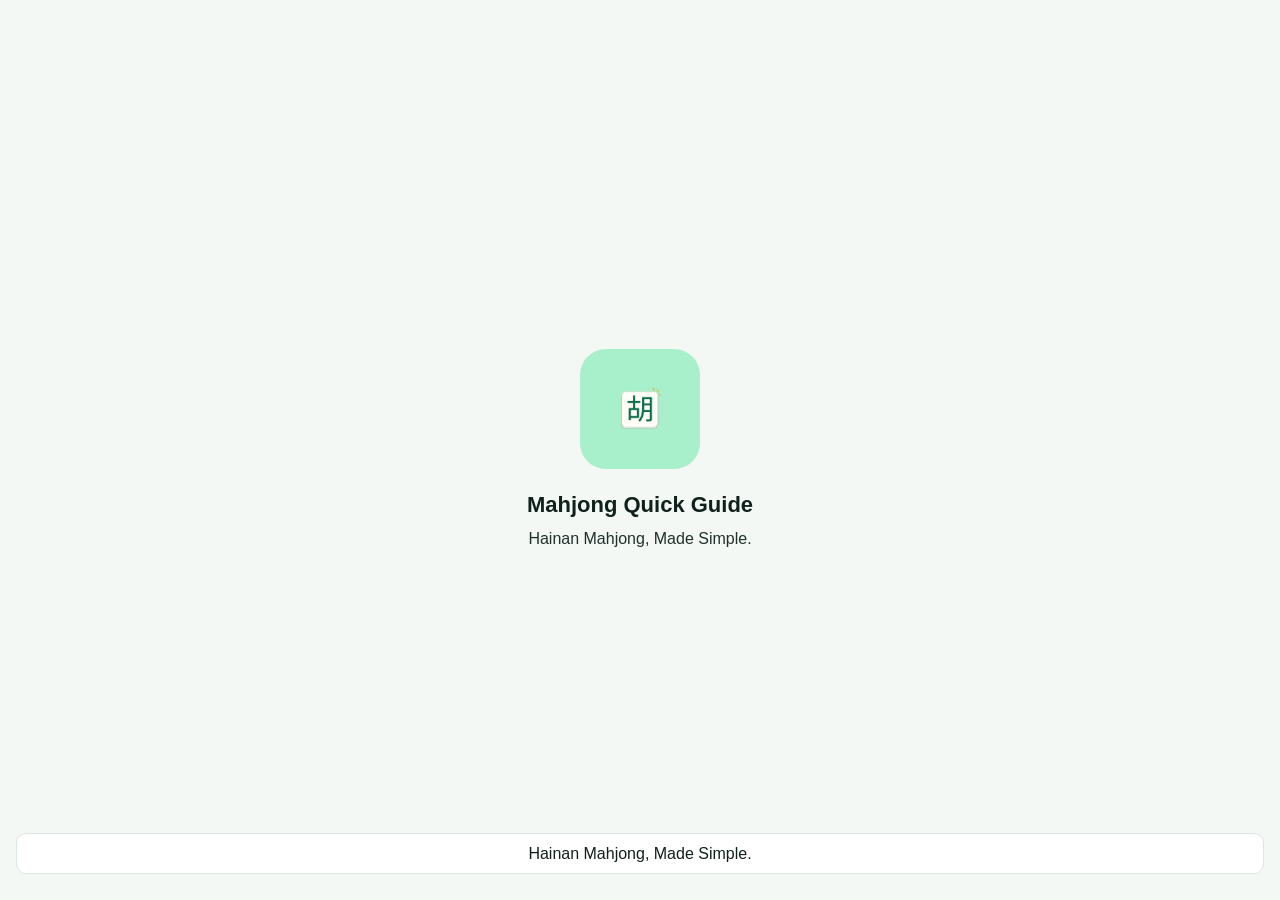
<file: prototype/index.html>
<!doctype html>
<html lang="zh-CN" data-theme="light">
<head>
  <meta charset="utf-8">
  <meta name="viewport" content="width=device-width, initial-scale=1, viewport-fit=cover">
  <meta name="color-scheme" content="light dark">
  <meta name="description" content="海南麻将规则速查教学工具，牌面先行、一看就懂。">
  <meta name="theme-color" content="#087454">
  <meta name="mobile-web-app-capable" content="yes">
  <meta name="apple-mobile-web-app-capable" content="yes">
  <meta name="apple-mobile-web-app-status-bar-style" content="default">
  <title>麻将小白助手 · Mahjong Quick Guide</title>
  <link rel="manifest" href="manifest.webmanifest">
  <link rel="icon" type="image/png" sizes="32x32" href="assets/brand/favicon.png">
  <link rel="apple-touch-icon" sizes="180x180" href="assets/brand/apple-touch-icon.png">
  <link rel="stylesheet" href="app.css">
</head>
<body>
  <!-- 启动画面（原型模拟）。文案由 app.js 按当前语言填充。 -->
  <div id="splash" class="splash">
    <div class="splash__logo"><img src="assets/brand/ic_logo_foreground.png" alt=""></div>
    <div class="splash__name" id="splashName"></div>
    <div class="splash__tag" id="splashTag"></div>
    <div class="splash__note" id="splashNote"></div>
  </div>

  <!-- 应用根节点：所有屏幕由 app.js 渲染，无底部 Tab。 -->
  <div id="app" class="app"></div>

  <script src="data/rules.js"></script>
  <script src="data/examples.js"></script>
  <script src="i18n.js"></script>
  <script src="app.js"></script>
</body>
</html>
</file>
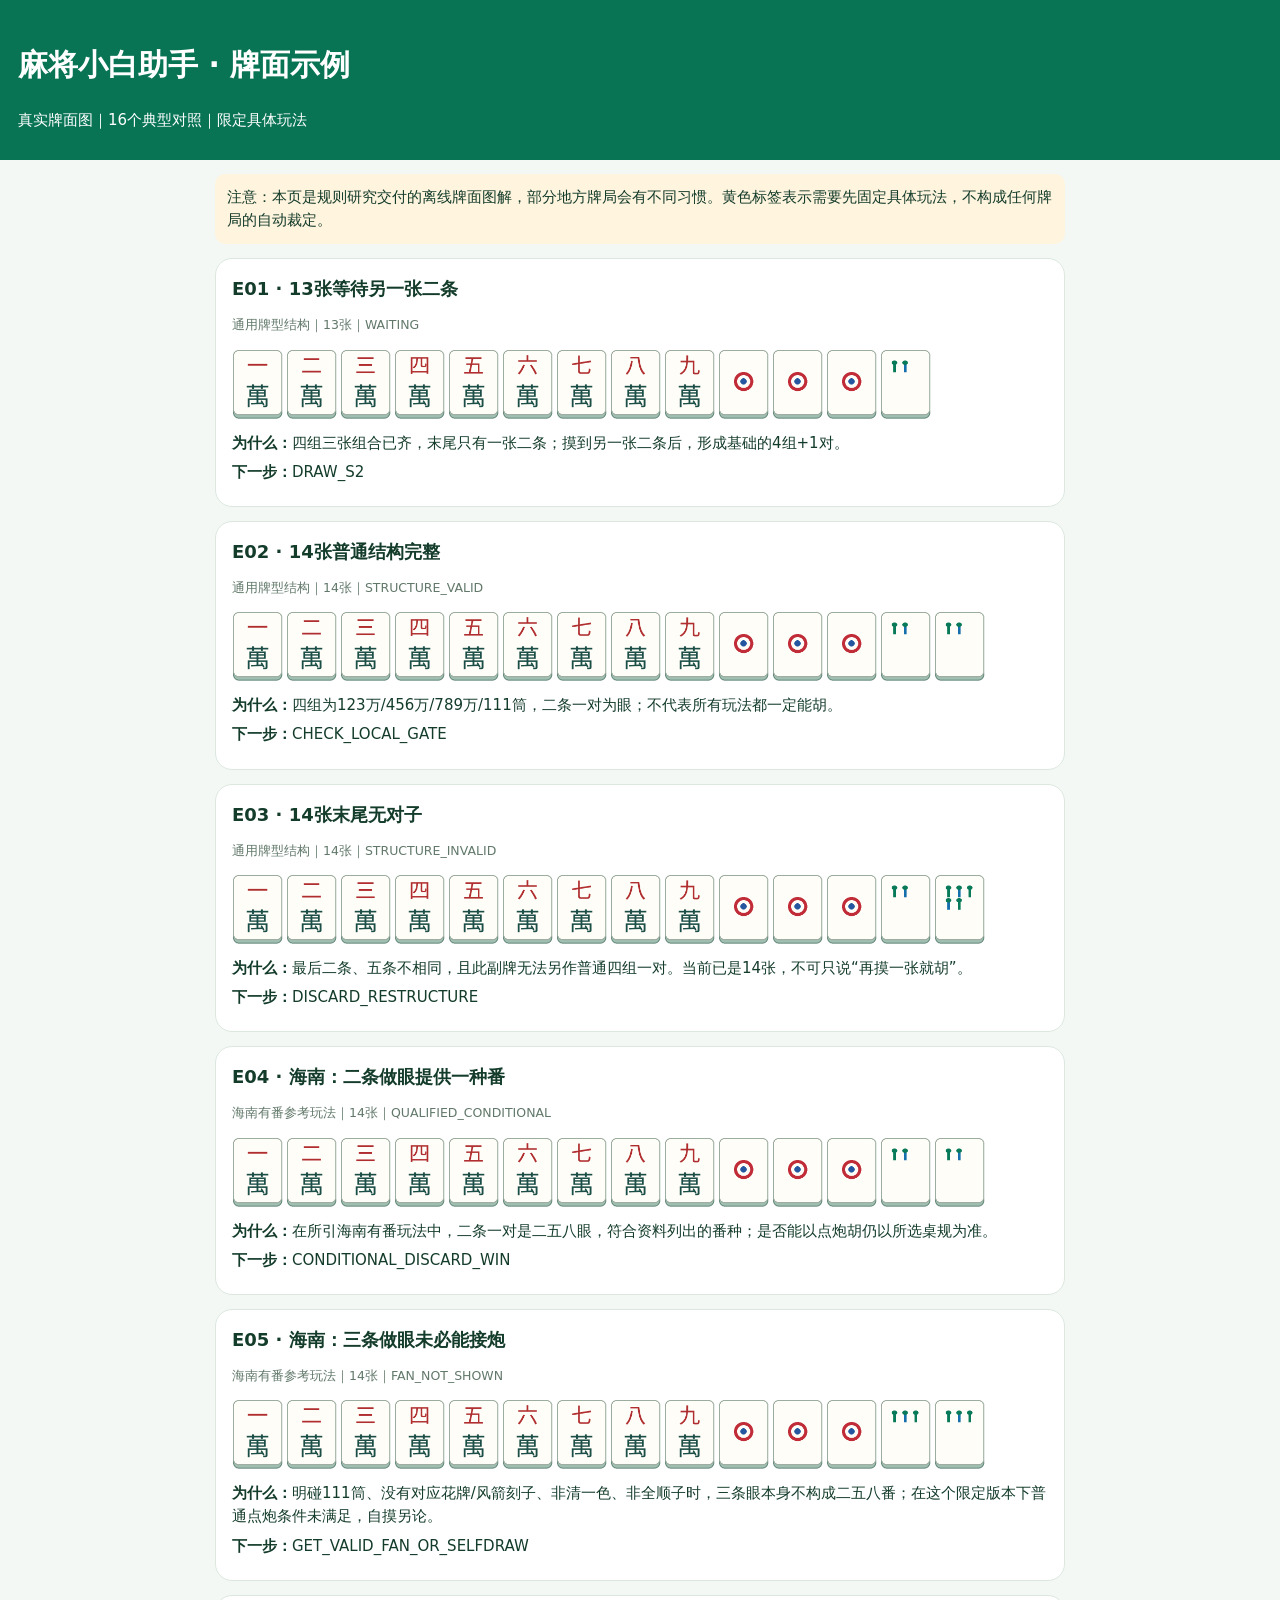
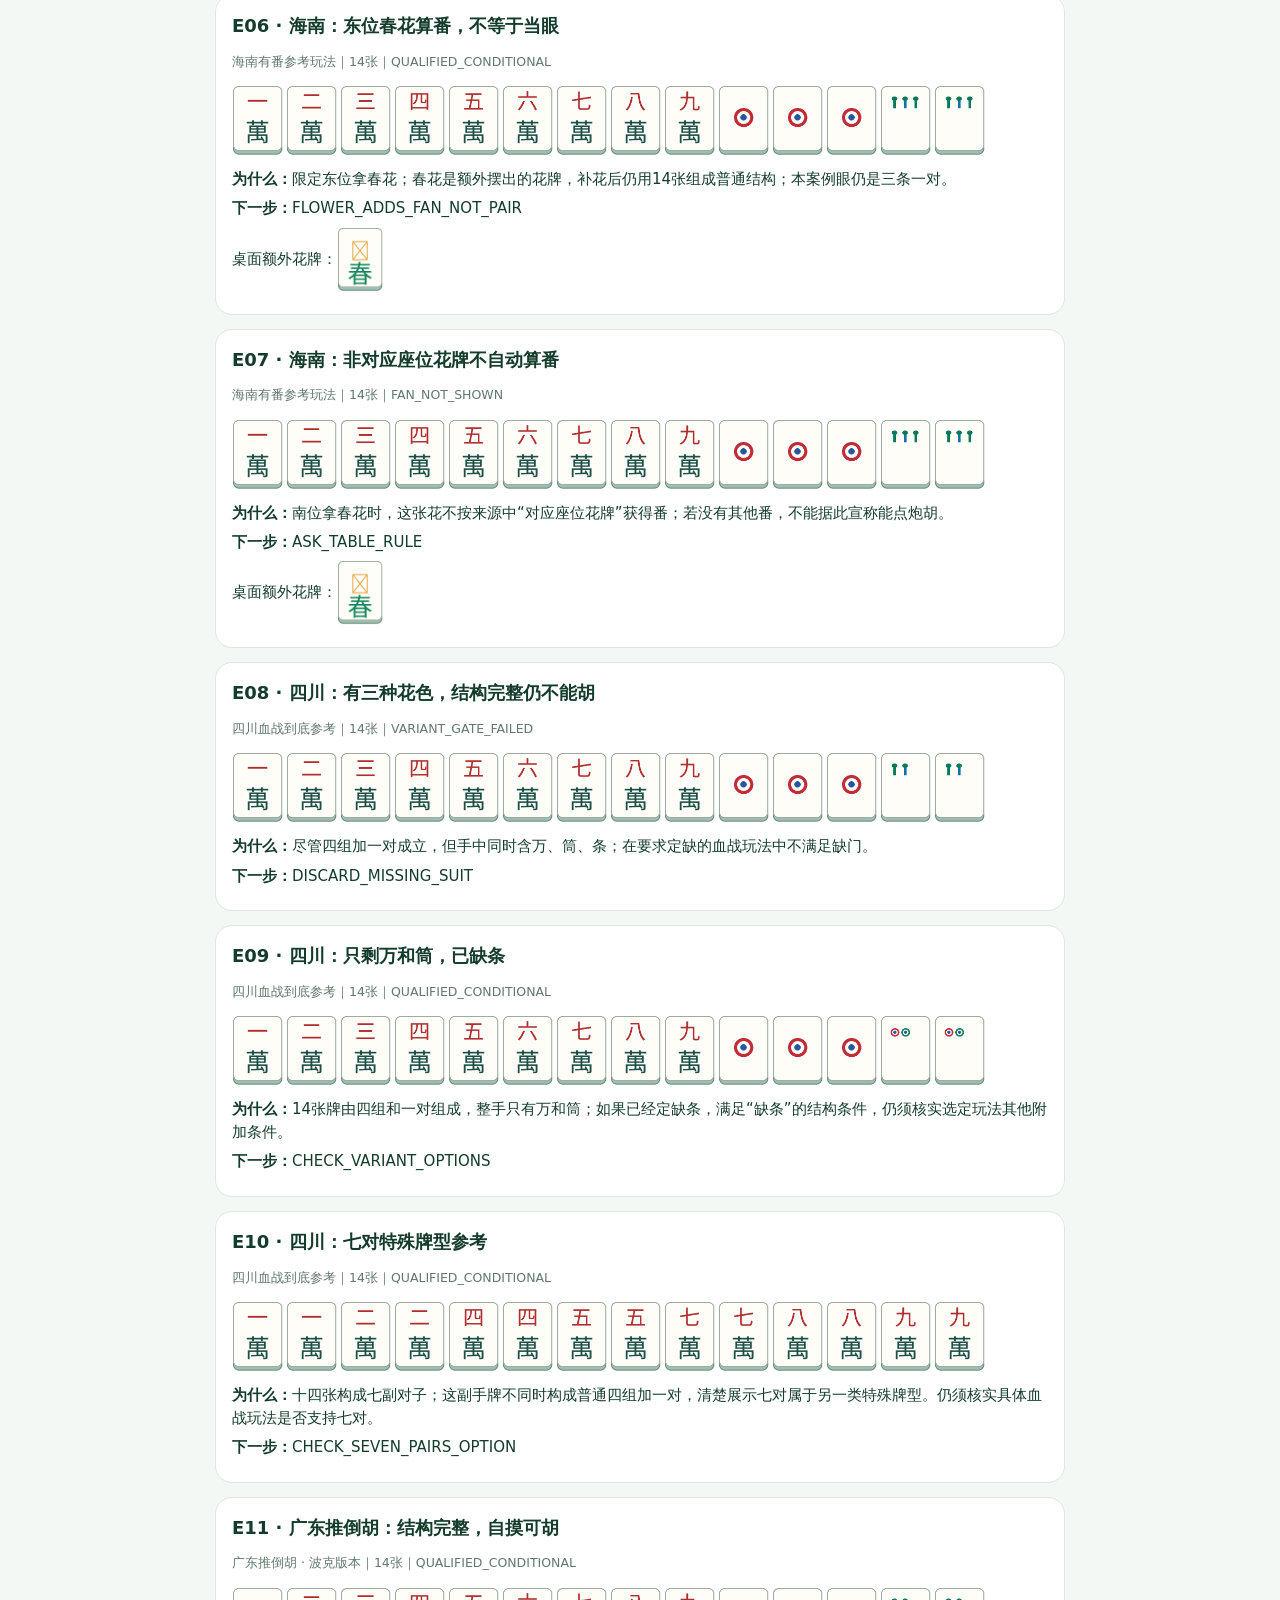
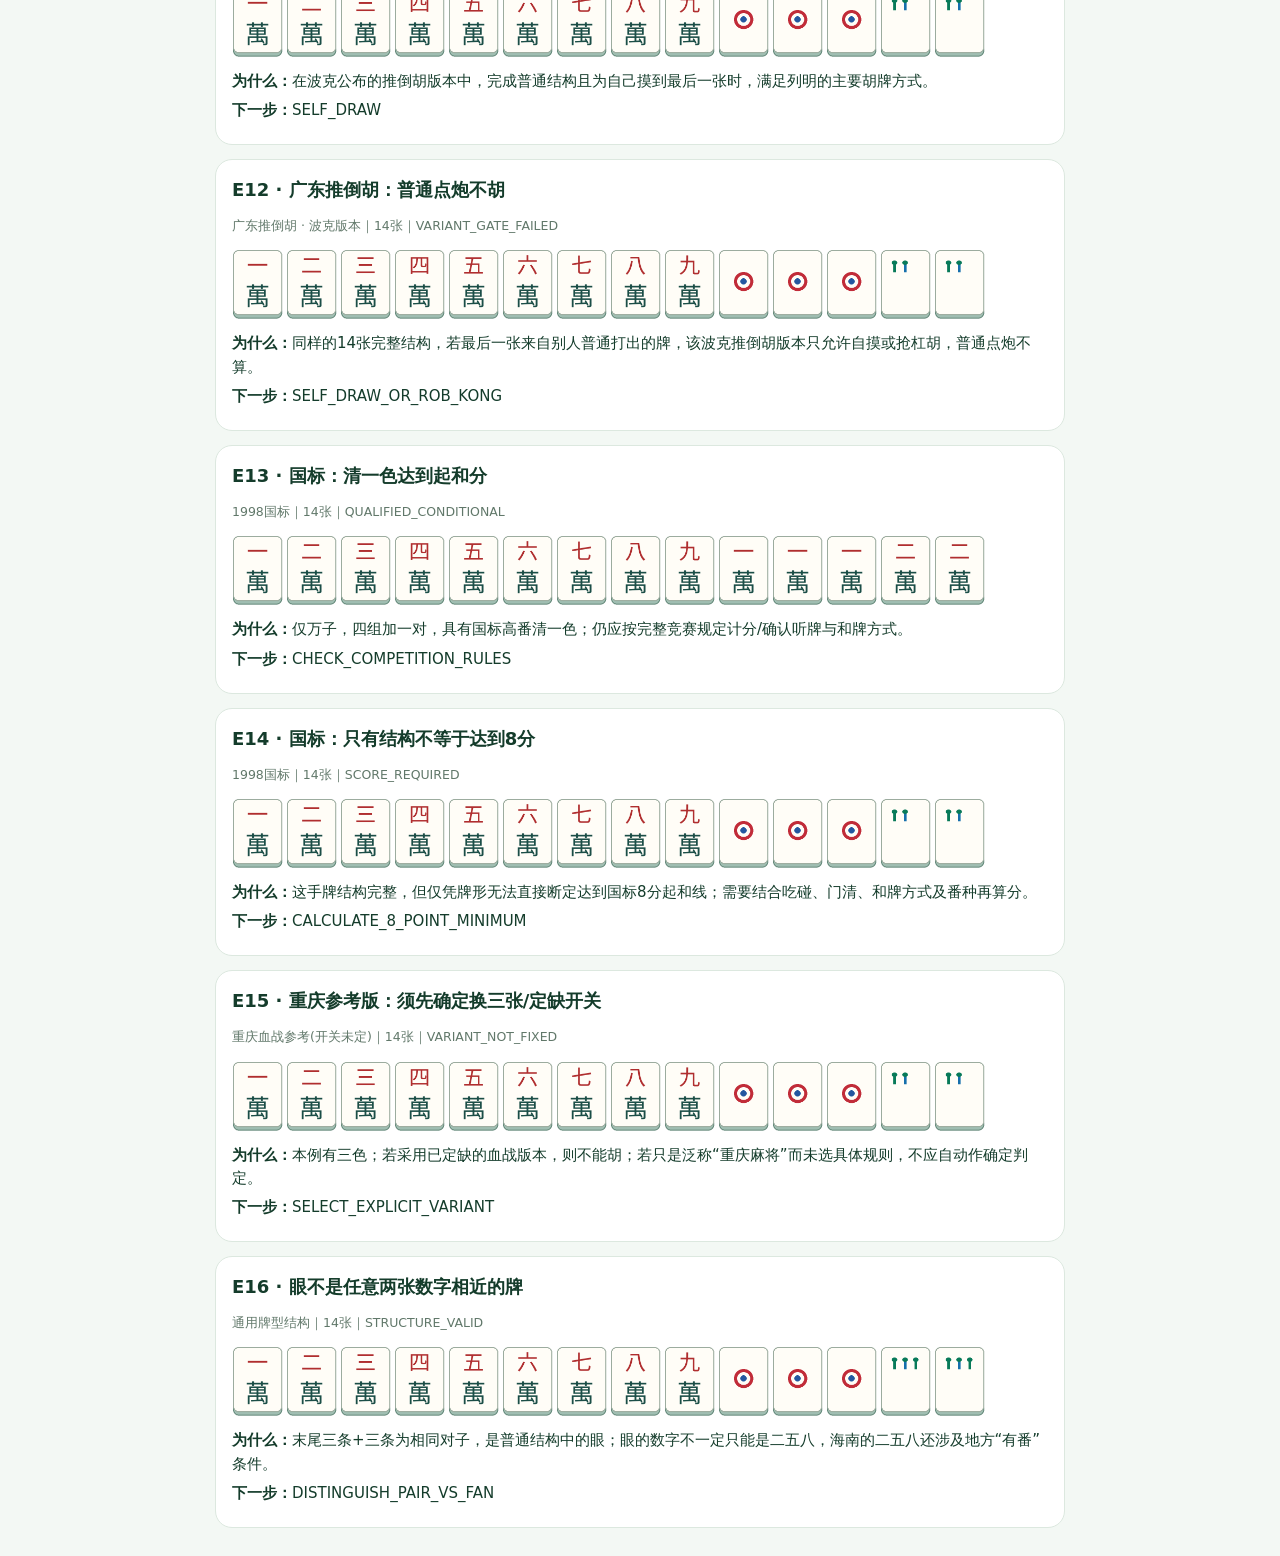
<file: docs/plan/P046-V1.2/examples/示例预览.html>
<!doctype html><html lang="zh-CN"><meta charset="utf-8"><meta name="viewport" content="width=device-width,initial-scale=1"><title>麻将小白助手 | 16条图解示例</title><style>body{margin:0;background:#f3f8f4;color:#143c2b;font:15px/1.55 system-ui,'Noto Sans CJK SC',sans-serif}header{background:#087454;color:white;padding:22px 18px}main{max-width:850px;margin:auto;padding:14px}article{background:white;border:1px solid #dce8df;padding:16px;margin:14px 0;border-radius:17px}h2{font-size:18px;margin:0 0 10px}.hand{display:flex;flex-wrap:wrap;gap:3px;margin:12px 0}.hand img{height:71px;width:51px;object-fit:contain}small{color:#61786a}.warning{background:#fff4de;padding:12px;border-radius:10px}code{font-size:12px;color:#10724f}p{margin:6px 0}</style><header><h1>麻将小白助手 · 牌面示例</h1><p>真实牌面图｜16个典型对照｜限定具体玩法</p></header><main><div class="warning">注意：本页是规则研究交付的离线牌面图解，部分地方牌局会有不同习惯。黄色标签表示需要先固定具体玩法，不构成任何牌局的自动裁定。</div><div id="cards"></div></main><script>const data={"version":"1.2","date":"2026-10-09","legend":{"W":"万","P":"筒","S":"条","Z":"风/箭","F":"花"},"notice":"均为有定义前提的静态教学示例，不是自动牌局判定程序；地区不同必须同时显示具体玩法与上下文。","examples":[{"id":"E01","profile_id":"COMMON","title":"13张等待另一张二条","hand":["W1","W2","W3","W4","W5","W6","W7","W8","W9","P1","P1","P1","S2"],"status":"WAITING","explanation":"四组三张组合已齐，末尾只有一张二条；摸到另一张二条后，形成基础的4组+1对。","next_condition":"DRAW_S2","context":{}},{"id":"E02","profile_id":"COMMON","title":"14张普通结构完整","hand":["W1","W2","W3","W4","W5","W6","W7","W8","W9","P1","P1","P1","S2","S2"],"status":"STRUCTURE_VALID","explanation":"四组为123万/456万/789万/111筒，二条一对为眼；不代表所有玩法都一定能胡。","next_condition":"CHECK_LOCAL_GATE","context":{}},{"id":"E03","profile_id":"COMMON","title":"14张末尾无对子","hand":["W1","W2","W3","W4","W5","W6","W7","W8","W9","P1","P1","P1","S2","S5"],"status":"STRUCTURE_INVALID","explanation":"最后二条、五条不相同，且此副牌无法另作普通四组一对。当前已是14张，不可只说“再摸一张就胡”。","next_condition":"DISCARD_RESTRUCTURE","context":{}},{"id":"E04","profile_id":"HN_FAN_REFERENCE","title":"海南：二条做眼提供一种番","hand":["W1","W2","W3","W4","W5","W6","W7","W8","W9","P1","P1","P1","S2","S2"],"status":"QUALIFIED_CONDITIONAL","explanation":"在所引海南有番玩法中，二条一对是二五八眼，符合资料列出的番种；是否能以点炮胡仍以所选桌规为准。","next_condition":"CONDITIONAL_DISCARD_WIN","context":{"open_melds":["P1,P1,P1"],"seat":"东","bonus_flower":null,"additional_fan":false}},{"id":"E05","profile_id":"HN_FAN_REFERENCE","title":"海南：三条做眼未必能接炮","hand":["W1","W2","W3","W4","W5","W6","W7","W8","W9","P1","P1","P1","S3","S3"],"status":"FAN_NOT_SHOWN","explanation":"明碰111筒、没有对应花牌/风箭刻子、非清一色、非全顺子时，三条眼本身不构成二五八番；在这个限定版本下普通点炮条件未满足，自摸另论。","next_condition":"GET_VALID_FAN_OR_SELFDRAW","context":{"open_melds":["P1,P1,P1"],"bonus_flower":null,"additional_fan":false}},{"id":"E06","profile_id":"HN_FAN_REFERENCE","title":"海南：东位春花算番，不等于当眼","hand":["W1","W2","W3","W4","W5","W6","W7","W8","W9","P1","P1","P1","S3","S3"],"status":"QUALIFIED_CONDITIONAL","explanation":"限定东位拿春花；春花是额外摆出的花牌，补花后仍用14张组成普通结构；本案例眼仍是三条一对。","next_condition":"FLOWER_ADDS_FAN_NOT_PAIR","context":{"open_melds":["P1,P1,P1"],"seat":"东","bonus_flower":"F1"}},{"id":"E07","profile_id":"HN_FAN_REFERENCE","title":"海南：非对应座位花牌不自动算番","hand":["W1","W2","W3","W4","W5","W6","W7","W8","W9","P1","P1","P1","S3","S3"],"status":"FAN_NOT_SHOWN","explanation":"南位拿春花时，这张花不按来源中“对应座位花牌”获得番；若没有其他番，不能据此宣称能点炮胡。","next_condition":"ASK_TABLE_RULE","context":{"open_melds":["P1,P1,P1"],"seat":"南","bonus_flower":"F1","additional_fan":false}},{"id":"E08","profile_id":"SC_BLOODBATTLE_REF","title":"四川：有三种花色，结构完整仍不能胡","hand":["W1","W2","W3","W4","W5","W6","W7","W8","W9","P1","P1","P1","S2","S2"],"status":"VARIANT_GATE_FAILED","explanation":"尽管四组加一对成立，但手中同时含万、筒、条；在要求定缺的血战玩法中不满足缺门。","next_condition":"DISCARD_MISSING_SUIT","context":{"declared_missing_suit":"S"}},{"id":"E09","profile_id":"SC_BLOODBATTLE_REF","title":"四川：只剩万和筒，已缺条","hand":["W1","W2","W3","W4","W5","W6","W7","W8","W9","P1","P1","P1","P2","P2"],"status":"QUALIFIED_CONDITIONAL","explanation":"14张牌由四组和一对组成，整手只有万和筒；如果已经定缺条，满足“缺条”的结构条件，仍须核实选定玩法其他附加条件。","next_condition":"CHECK_VARIANT_OPTIONS","context":{"declared_missing_suit":"S"}},{"id":"E10","profile_id":"SC_BLOODBATTLE_REF","title":"四川：七对特殊牌型参考","hand":["W1","W1","W2","W2","W4","W4","W5","W5","W7","W7","W8","W8","W9","W9"],"status":"QUALIFIED_CONDITIONAL","explanation":"十四张构成七副对子；这副手牌不同时构成普通四组加一对，清楚展示七对属于另一类特殊牌型。仍须核实具体血战玩法是否支持七对。","next_condition":"CHECK_SEVEN_PAIRS_OPTION","context":{}},{"id":"E11","profile_id":"GD_POOK_TDH","title":"广东推倒胡：结构完整，自摸可胡","hand":["W1","W2","W3","W4","W5","W6","W7","W8","W9","P1","P1","P1","S2","S2"],"status":"QUALIFIED_CONDITIONAL","explanation":"在波克公布的推倒胡版本中，完成普通结构且为自己摸到最后一张时，满足列明的主要胡牌方式。","next_condition":"SELF_DRAW","context":{"last_tile_source":"self_draw"}},{"id":"E12","profile_id":"GD_POOK_TDH","title":"广东推倒胡：普通点炮不胡","hand":["W1","W2","W3","W4","W5","W6","W7","W8","W9","P1","P1","P1","S2","S2"],"status":"VARIANT_GATE_FAILED","explanation":"同样的14张完整结构，若最后一张来自别人普通打出的牌，该波克推倒胡版本只允许自摸或抢杠胡，普通点炮不算。","next_condition":"SELF_DRAW_OR_ROB_KONG","context":{"last_tile_source":"ordinary_discard"}},{"id":"E13","profile_id":"MCR1998","title":"国标：清一色达到起和分","hand":["W1","W2","W3","W4","W5","W6","W7","W8","W9","W1","W1","W1","W2","W2"],"status":"QUALIFIED_CONDITIONAL","explanation":"仅万子，四组加一对，具有国标高番清一色；仍应按完整竞赛规定计分/确认听牌与和牌方式。","next_condition":"CHECK_COMPETITION_RULES","context":{}},{"id":"E14","profile_id":"MCR1998","title":"国标：只有结构不等于达到8分","hand":["W1","W2","W3","W4","W5","W6","W7","W8","W9","P1","P1","P1","S2","S2"],"status":"SCORE_REQUIRED","explanation":"这手牌结构完整，但仅凭牌形无法直接断定达到国标8分起和线；需要结合吃碰、门清、和牌方式及番种再算分。","next_condition":"CALCULATE_8_POINT_MINIMUM","context":{}},{"id":"E15","profile_id":"CQ_BLOODBATTLE_EXAMPLE","title":"重庆参考版：须先确定换三张/定缺开关","hand":["W1","W2","W3","W4","W5","W6","W7","W8","W9","P1","P1","P1","S2","S2"],"status":"VARIANT_NOT_FIXED","explanation":"本例有三色；若采用已定缺的血战版本，则不能胡；若只是泛称“重庆麻将”而未选具体规则，不应自动作确定判定。","next_condition":"SELECT_EXPLICIT_VARIANT","context":{"missing_suit_rule":"unknown"}},{"id":"E16","profile_id":"COMMON","title":"眼不是任意两张数字相近的牌","hand":["W1","W2","W3","W4","W5","W6","W7","W8","W9","P1","P1","P1","S3","S3"],"status":"STRUCTURE_VALID","explanation":"末尾三条+三条为相同对子，是普通结构中的眼；眼的数字不一定只能是二五八，海南的二五八还涉及地方“有番”条件。","next_condition":"DISTINGUISH_PAIR_VS_FAN","context":{}}]};const place={'COMMON':'通用牌型结构','HN_FAN_REFERENCE':'海南有番参考玩法','SC_BLOODBATTLE_REF':'四川血战到底参考','CQ_BLOODBATTLE_EXAMPLE':'重庆血战参考(开关未定)','GD_POOK_TDH':'广东推倒胡 · 波克版本','MCR1998':'1998国标'};document.querySelector('#cards').innerHTML=data.examples.map(e=>'<article><h2>'+e.id+' · '+e.title+'</h2><small>'+place[e.profile_id]+'｜'+e.hand.length+'张｜'+e.status+'</small><div class="hand">'+e.hand.map(t=>'<img alt="'+t+'" src="../tiles/png/'+t+'.png">').join('')+'</div><p><b>为什么：</b>'+e.explanation+'</p><p><b>下一步：</b>'+e.next_condition+'</p>'+(e.context.bonus_flower?'<p>桌面额外花牌：<img style="height:65px;vertical-align:middle" src="../tiles/png/'+e.context.bonus_flower+'.png"></p>':'')+'</article>').join('')</script></html>
</file>
<file: prototype/app.css>
/* P046 麻将小白助手 — 本地离线交互原型样式
   语义 Token 直接取自 docs/pm/DESIGN_FREEZE_V1.0.draft.md §2（12+ 角色，浅/深两套）。
   零外链：无 @import、无外部字体、无远程图片。 */

:root {
  --color-primary: #087454;
  --color-on-primary: #FFFFFF;
  --color-primary-container: #A8EFCB;
  --color-on-primary-container: #00210F;
  --color-background: #F3F8F4;
  --color-on-background: #10211C;
  --color-surface: #FFFFFF;
  --color-on-surface: #10211C;
  --color-surface-variant: #DCE7DF;
  --color-on-surface-variant: #414A45;
  --color-outline: #717A74;
  --color-can: #DCF2E6;
  --color-on-can: #0B5A3C;
  --color-cannot: #FCEBEA;
  --color-on-cannot: #B3261E;
  --color-conditional: #FBEFD3;
  --color-on-conditional: #7A4E00;
  --color-insufficient: #E7ECE8;
  --color-on-insufficient: #4A5650;
  --color-focus-ring: #087454;
  --color-disabled-text: rgba(16, 33, 28, 0.38);
  --color-disabled-bg: rgba(16, 33, 28, 0.12);
  --color-pressed: rgba(8, 116, 84, 0.12);
  --shadow-card: 0 1px 2px rgba(16, 33, 28, .06), 0 6px 18px rgba(16, 33, 28, .06);
}

[data-theme="dark"] {
  --color-primary: #087454;
  --color-on-primary: #FFFFFF;
  --color-primary-container: #0E3B2A;
  --color-on-primary-container: #A8EFCB;
  --color-background: #10211C;
  --color-on-background: #E2EAE4;
  --color-surface: #1A2B25;
  --color-on-surface: #E2EAE4;
  --color-surface-variant: #3F4A44;
  --color-on-surface-variant: #BFC9C3;
  --color-outline: #89938C;
  --color-can: #0E3B2A;
  --color-on-can: #7FD8AC;
  --color-cannot: #521A17;
  --color-on-cannot: #FFB4AB;
  --color-conditional: #4A3400;
  --color-on-conditional: #F5C451;
  --color-insufficient: #29332D;
  --color-on-insufficient: #C2CCC6;
  --color-focus-ring: #7FD8AC;
  --color-disabled-text: rgba(226, 234, 228, 0.38);
  --color-disabled-bg: rgba(226, 234, 228, 0.12);
  --shadow-card: 0 1px 2px rgba(0,0,0,.3), 0 8px 22px rgba(0,0,0,.28);
}

* { box-sizing: border-box; }

html, body { margin: 0; padding: 0; }

body {
  background: var(--color-background);
  color: var(--color-on-background);
  font-family: -apple-system, BlinkMacSystemFont, "PingFang SC", "Microsoft YaHei", "Noto Sans CJK SC", "Segoe UI", Roboto, sans-serif;
  font-size: 16px;
  line-height: 1.6;
  -webkit-font-smoothing: antialiased;
}

img { max-width: 100%; }

.app { max-width: 720px; margin: 0 auto; min-height: 100vh; display: flex; flex-direction: column; }

/* ---------- top bar ---------- */
.topbar {
  position: sticky; top: 0; z-index: 20;
  display: flex; align-items: center; gap: 8px;
  padding: 10px 12px;
  background: var(--color-surface);
  border-bottom: 1px solid var(--color-surface-variant);
}
.topbar__title { flex: 1; font-weight: 600; font-size: 18px; overflow: hidden; text-overflow: ellipsis; white-space: nowrap; }
.iconbtn {
  border: none; background: transparent; color: var(--color-on-surface);
  width: 40px; height: 40px; border-radius: 20px; font-size: 18px; cursor: pointer;
  display: inline-flex; align-items: center; justify-content: center;
}
.iconbtn:hover { background: var(--color-pressed); }
.iconbtn:focus-visible { outline: 3px solid var(--color-focus-ring); outline-offset: 2px; }
.iconbtn--hidden { visibility: hidden; }

/* ---------- page ---------- */
.page { flex: 1; padding: 14px 14px 40px; }
.section-title { font-size: 18px; font-weight: 700; color: var(--color-on-surface-variant); margin: 22px 4px 10px; }

/* ---------- splash ---------- */
.splash {
  position: fixed; inset: 0; z-index: 100;
  display: flex; flex-direction: column; align-items: center; justify-content: center;
  /* Freeze §4/§3: splash = solid light/dark background (#F3F8F4 / #10211C) + centred logo.
     Both states come from the semantic background/on-background tokens, never a hardcoded hue. */
  background: var(--color-background); color: var(--color-on-background); text-align: center; padding: 24px;
}
.splash__logo { width: 120px; height: 120px; border-radius: 26px; background: var(--color-primary-container); display: flex; align-items: center; justify-content: center; }
.splash__logo img { width: 78px; height: 78px; object-fit: contain; }
.splash__name { font-size: 22px; font-weight: 700; margin-top: 18px; }
.splash__tag { font-size: 16px; opacity: .92; margin-top: 4px; }
.splash__note { position: absolute; bottom: 26px; left: 16px; right: 16px; font-size: 16px; background: var(--color-surface); color: var(--color-on-surface); border: 1px solid var(--color-surface-variant); padding: 8px 12px; border-radius: 10px; line-height: 1.45; }

/* ---------- brand header on home ---------- */
.brand { display: flex; align-items: center; gap: 12px; padding: 8px 4px 4px; }
.brand__logo { width: 52px; height: 52px; border-radius: 14px; background: var(--color-primary-container); display: flex; align-items: center; justify-content: center; flex: none; }
.brand__logo img { width: 34px; height: 34px; object-fit: contain; }
.brand__name { font-size: 20px; font-weight: 700; }
.brand__tag { font-size: 16px; color: var(--color-on-surface-variant); }

/* ---------- search ---------- */
.searchbar { display: flex; align-items: center; gap: 8px; background: var(--color-surface); border: 1px solid var(--color-surface-variant); border-radius: 14px; padding: 4px 12px; margin: 12px 0; }
.searchbar input { flex: 1; border: none; background: transparent; color: var(--color-on-surface); font-size: 16px; padding: 9px 0; outline: none; }
.searchbar:focus-within { border-color: var(--color-primary); box-shadow: 0 0 0 3px var(--color-pressed); }
.searchbar__icon { color: var(--color-on-surface-variant); }

/* ---------- cards ---------- */
.card { background: var(--color-surface); border: 1px solid var(--color-surface-variant); border-radius: 16px; padding: 14px; box-shadow: var(--shadow-card); margin-bottom: 12px; }
.card__title { font-weight: 700; font-size: 19px; margin: 0 0 6px; overflow-wrap: anywhere; }
.card__sub { color: var(--color-on-surface-variant); font-size: 16px; }

.entrygrid { display: grid; grid-template-columns: 1fr 1fr; gap: 12px; margin: 14px 0; }
.entrycard { text-align: left; border: 1px solid var(--color-surface-variant); background: var(--color-surface); border-radius: 18px; padding: 16px; cursor: pointer; box-shadow: var(--shadow-card); color: inherit; font: inherit; }
.entrycard:hover { background: var(--color-pressed); }
.entrycard:focus-visible { outline: 3px solid var(--color-focus-ring); outline-offset: 2px; }
.entrycard__emoji { font-size: 22px; }
.entrycard__title { font-weight: 700; font-size: 17px; margin: 8px 0 4px; overflow-wrap: anywhere; }
.entrycard__sub { color: var(--color-on-surface-variant); font-size: 16px; line-height: 1.5; }

.regiongrid { display: grid; grid-template-columns: 1fr 1fr; gap: 10px; }
.regioncard { border: 1px solid var(--color-surface-variant); background: var(--color-surface); border-radius: 14px; padding: 12px; cursor: pointer; color: inherit; font: inherit; text-align: left; box-shadow: var(--shadow-card); }
.regioncard:hover { background: var(--color-pressed); }
.regioncard:focus-visible { outline: 3px solid var(--color-focus-ring); outline-offset: 2px; }
.regioncard__name { font-weight: 700; font-size: 16px; }

.chiprow { display: flex; flex-wrap: wrap; gap: 8px; }
.chip { border: 1px solid var(--color-outline); background: transparent; color: var(--color-on-surface); border-radius: 999px; padding: 7px 13px; cursor: pointer; font: inherit; font-size: 16px; }
.chip:hover { background: var(--color-pressed); }
.chip:focus-visible { outline: 3px solid var(--color-focus-ring); outline-offset: 2px; }

.bigbtn { display: block; width: 100%; text-align: center; border: none; border-radius: 14px; padding: 15px; font-size: 16px; font-weight: 700; cursor: pointer; font-family: inherit; }
.bigbtn--primary { background: var(--color-primary); color: var(--color-on-primary); }
.bigbtn--ghost { background: var(--color-surface); color: var(--color-primary); border: 1px solid var(--color-primary); }
.bigbtn:focus-visible { outline: 3px solid var(--color-focus-ring); outline-offset: 2px; }

/* ---------- tiles ---------- */
.tiles { display: flex; flex-wrap: wrap; gap: 4px; }
/* Tile face/border use the Freeze §2 semantic tokens (surface + surface-variant) so the
   frame follows the light/dark theme instead of a hardcoded colour. */
.tile { height: 60px; width: 43px; object-fit: contain; background: var(--color-surface); border: 1px solid var(--color-surface-variant); border-radius: 6px; padding: 1px; }
.tile--warn { border: 3px solid var(--color-on-cannot); box-shadow: 0 0 0 2px var(--color-cannot); }
.tile--sm { height: 46px; width: 33px; }
/* 花牌（春夏秋冬梅兰竹菊）：去掉牌图里的橙框，只留牌面 + 居中大字，字占牌面约九成。
   牌面沿用 .tile 的 surface/outline 色，深浅色自动跟随，与其它牌面视觉一致。
   各页面按自己的牌尺寸覆盖 font-size（见 c1/c2/c3、座次表、牌桌大屏）。 */
.tile--text {
  display: inline-flex; align-items: center; justify-content: center;
  padding: 0; overflow: hidden; user-select: none;
  font-weight: 800; line-height: 1; color: var(--color-primary);
  font-size: 38px;
}
.flowerbox { border: 1px dashed var(--color-outline); border-radius: 12px; padding: 10px; margin-top: 10px; background: var(--color-surface-variant); }
.flowerbox__label { font-size: 16px; font-weight: 700; color: var(--color-on-surface-variant); margin-bottom: 6px; }

/* ---------- conclusion bars ---------- */
.conclusion { border-radius: 12px; padding: 12px 14px; margin: 12px 0; font-weight: 700; display: flex; gap: 8px; align-items: flex-start; }
.conclusion__icon { flex: none; }
.conclusion--can { background: var(--color-can); color: var(--color-on-can); }
.conclusion--cannot { background: var(--color-cannot); color: var(--color-on-cannot); }
.conclusion--conditional { background: var(--color-conditional); color: var(--color-on-conditional); }
.conclusion--insufficient { background: var(--color-insufficient); color: var(--color-on-insufficient); }

/* ---------- key/value ---------- */
.kv { display: flex; gap: 8px; padding: 6px 0; border-bottom: 1px dashed var(--color-surface-variant); font-size: 16px; }
.kv:last-child { border-bottom: none; }
.kv__k { flex: none; width: 92px; color: var(--color-on-surface-variant); font-weight: 600; }
.kv__v { flex: 1; overflow-wrap: anywhere; }

/* ---------- list ---------- */
.listitem { display: block; width: 100%; text-align: left; background: var(--color-surface); border: 1px solid var(--color-surface-variant); border-radius: 12px; padding: 12px 14px; margin-bottom: 9px; cursor: pointer; color: inherit; font: inherit; box-shadow: var(--shadow-card); }
.listitem:hover { background: var(--color-pressed); }
.listitem:focus-visible { outline: 3px solid var(--color-focus-ring); outline-offset: 2px; }
.listitem__title { font-weight: 700; overflow-wrap: anywhere; }
.listitem__sub { font-size: 16px; color: var(--color-on-surface-variant); margin-top: 2px; }

/* ---------- examples accordion (S7) ---------- */
.example-item { background: var(--color-surface); border: 1px solid var(--color-surface-variant); border-radius: 12px; margin-bottom: 9px; box-shadow: var(--shadow-card); overflow: hidden; }
.example-item--open { border-color: var(--color-primary); }
.example-head { display: flex; align-items: flex-start; gap: 8px; width: 100%; text-align: left; background: transparent; border: none; color: inherit; font: inherit; padding: 12px 14px; cursor: pointer; }
.example-head:hover { background: var(--color-pressed); }
.example-head:focus-visible { outline: 3px solid var(--color-focus-ring); outline-offset: -3px; }
.example-head__caret { flex: none; width: 14px; margin-top: 3px; text-align: left; color: var(--color-on-surface-variant); font-size: 16px; line-height: 1.4; }
.example-item--open .example-head__caret { color: var(--color-primary); }
.example-head__main { flex: 1; min-width: 0; display: flex; flex-direction: column; }
.example-head__main .listitem__title { display: block; }
.example-head__main .listitem__sub { display: block; margin-top: 2px; }
.example-item--open .example-head__main .listitem__title { color: var(--color-primary); }
.example-body { border-top: 1px solid var(--color-surface-variant); padding: 12px 14px 14px; }
.example-body .card { border: none; box-shadow: none; background: transparent; border-radius: 0; padding: 0; margin: 0; }
.example-body .card + .card { margin-top: 12px; }
.example-body .section-title { margin: 14px 0 6px; }
.example-body .notice { margin-top: 8px; }

/* ---------- messages ---------- */
.notice { background: var(--color-surface-variant); color: var(--color-on-surface-variant); border-radius: 12px; padding: 10px 12px; font-size: 16px; line-height: 1.55; }
.simnote { background: var(--color-primary-container); color: var(--color-on-primary-container); border-radius: 12px; padding: 10px 12px; font-size: 16px; line-height: 1.55; }
.graycard { background: var(--color-insufficient); color: var(--color-on-insufficient); border-radius: 14px; padding: 14px; margin: 12px 0; }
.graycard__title { font-weight: 700; margin-bottom: 4px; }

/* ---------- settings ---------- */
.seg { display: flex; flex-direction: column; gap: 8px; }
.radio { display: flex; align-items: center; gap: 10px; border: 1px solid var(--color-surface-variant); background: var(--color-surface); border-radius: 12px; padding: 12px 14px; cursor: pointer; font: inherit; color: inherit; text-align: left; }
.radio:hover { background: var(--color-pressed); }
.radio:focus-visible { outline: 3px solid var(--color-focus-ring); outline-offset: 2px; }
.radio--active { border-color: var(--color-primary); border-width: 2px; }
.radio__dot { width: 18px; height: 18px; border-radius: 50%; border: 2px solid var(--color-outline); flex: none; }
.radio--active .radio__dot { border-color: var(--color-primary); background: radial-gradient(circle, var(--color-primary) 0 45%, transparent 50%); }
.radio__label { flex: 1; }
.radio__code { font-size: 16px; color: var(--color-on-surface-variant); }

/* ---------- compare table ---------- */
.ctable { width: 100%; border-collapse: collapse; font-size: 16px; }
.ctable th, .ctable td { border: 1px solid var(--color-surface-variant); padding: 8px 10px; text-align: left; vertical-align: top; overflow-wrap: anywhere; }
.ctable th { background: var(--color-surface-variant); font-weight: 700; }
.ctable .diff { background: var(--color-conditional); color: var(--color-on-conditional); font-weight: 700; }

/* ---------- misc ---------- */
.small { font-size: 16px; color: var(--color-on-surface-variant); }
.mt8 { margin-top: 8px; }
.mt16 { margin-top: 16px; }
.spacer { height: 8px; }
a.srclink { color: var(--color-primary); overflow-wrap: anywhere; }
a.srclink--off { color: var(--color-disabled-text); pointer-events: none; text-decoration: line-through; }
.grade-line { display: flex; align-items: center; gap: 8px; flex-wrap: wrap; }

/* ---------- question routing pages (S5 / qWin / qCantWin / qEye) ---------- */
.section-hint { font-size: 16px; color: var(--color-on-surface-variant); margin: 4px 4px 10px; }
/* 从属小标题：层级明确低于 .section-title，表示「这是上一节的例子」，不与章节并列编号。
   左侧强调线 + 缩进 + 浅底，让「举例从属于规则」一眼可辨。 */
.subsection-head {
  margin: 26px 4px 8px;
  padding: 9px 12px;
  border-left: 3px solid var(--color-primary);
  background: var(--color-surface-variant);
  border-radius: 0 10px 10px 0;
}
.subsection-head__eyebrow { font-size: 16px; font-weight: 700; color: var(--color-primary); margin-bottom: 2px; }
.subsection-head__title { font-size: 18px; font-weight: 700; color: var(--color-on-surface); }
.subsection-body { margin-left: 4px; padding-left: 10px; border-left: 1px dashed var(--color-outline); }
.sidebyside { display: grid; grid-template-columns: 1fr 1fr; gap: 10px; }
.pairbox { border: 1px solid var(--color-surface-variant); border-radius: 12px; padding: 10px; background: var(--color-surface); }
.pairbox__label { font-size: 16px; font-weight: 700; color: var(--color-on-surface-variant); margin-bottom: 6px; }
.pairbox__label { overflow-wrap: anywhere; }
/* 条件一：牌面 2/5/8 × 花色 万/筒/条 ＝ 9 组，固定三列铺开：
   第一排万 2/5/8、第二排筒 2/5/8、第三排条 2/5/8。
   手机竖屏只上下滑，不再横向滚动。 */
.c1grid {
  display: grid; grid-template-columns: repeat(3, 1fr);
  gap: 8px; align-items: start; padding: 2px;
}
.c1grid .pairbox { min-width: 0; padding: 8px 4px; }
.c1grid .pairbox__label { white-space: normal; overflow-wrap: anywhere; }
.c1grid .tile { height: 48px; width: 34px; }
.c1grid .tile--text { font-size: 30px; }
/* 条件三：风牌那组改用「座位行」布局（复用 .c2grid/.c2row，见上），
   这里只剩箭牌（中/发/白）三组，两列铺开——窄屏只上下滑，不再横向滚动。 */
.c1row__suit { font-size: 16px; font-weight: 700; color: var(--color-on-surface-variant); margin-bottom: 6px; }
.c3grid {
  display: grid; grid-template-columns: repeat(2, 1fr);
  gap: 8px; align-items: start; padding: 2px;
}
.c3grid .pairbox { min-width: 0; padding: 8px 4px; }
.c3grid .pairbox__label { white-space: normal; overflow-wrap: anywhere; }
.c3grid .tile { height: 48px; width: 34px; }
.c3grid .tile--text { font-size: 30px; }
/* 条件二/条件三共用的「座位行」：左列只放位子名（东位/南位/西位/北位），
   右列放该位子要凑的牌（条件二是两朵花，条件三是三张风牌）。
   四行竖排，窄屏只上下滑，不再横向滚动。 */
.c2grid {
  --seat-col-w: 5.5em;
  display: grid; grid-template-columns: 1fr; gap: 8px; padding: 2px;
}
/* 英文座位名更长（East seat / (dealer seat)），左列给宽一点，四条行仍对齐。 */
html[lang="en"] .c2grid { --seat-col-w: 7.5em; }
.c2row {
  width: 100%; max-width: none;
  display: grid; grid-template-columns: auto 1fr; gap: 10px; align-items: center;
  padding: 8px 10px; border-radius: 10px;
  border: 1px solid var(--color-surface-variant); background: var(--color-surface);
}
.c2row__seat { display: flex; align-items: center; gap: 8px; min-width: 0; }
.c2row__main { min-width: 0; }
.c2row__name { font-size: 16px; font-weight: 700; overflow-wrap: anywhere; line-height: 1.4; }
.c2row__flowers { display: flex; flex-wrap: wrap; gap: 8px; min-width: 0; }
.c2grid .tile { height: 48px; width: 34px; }
.c2grid .tile--text { font-size: 30px; }
/* 座位行用 flex 让右侧的牌永不折行——窄屏时是左边的名字换行，而不是把牌挤成两行。
   左列固定宽度，四条行右侧的牌才上下对齐（东位的副标「（庄家位）」另起一行占位）。 */
.c2row--wind { display: flex; align-items: center; gap: 10px; }
.c2row--wind .c2row__seat { flex: 0 0 auto; width: var(--seat-col-w); min-width: 0; }
.c2row--wind .c2row__flowers { flex: 0 0 auto; }
.c2row__dealer { display: block; }
/* 三个问题页的判例：默认全展开，无手风琴头、无收起。 */
.example-flat { background: var(--color-surface); border: 1px solid var(--color-surface-variant); border-radius: 12px; margin-bottom: 9px; box-shadow: var(--shadow-card); padding: 12px 14px 14px; }
.example-flat .conclusion { margin-top: 0; }

/* ---------- secondary "verify" disclosure ---------- */
.meta { background: var(--color-surface); border: 1px solid var(--color-surface-variant); border-radius: 12px; margin: 12px 0 0; box-shadow: var(--shadow-card); overflow: hidden; }
.meta--open { border-color: var(--color-outline); }
.meta__head { display: flex; align-items: center; gap: 8px; width: 100%; text-align: left; background: transparent; border: none; color: inherit; font: inherit; padding: 12px 14px; cursor: pointer; }
.meta__head:hover { background: var(--color-pressed); }
.meta__head:focus-visible { outline: 3px solid var(--color-focus-ring); outline-offset: -3px; }
.meta__caret { flex: none; width: 14px; text-align: left; color: var(--color-on-surface-variant); font-size: 16px; }
.meta--open .meta__caret { color: var(--color-primary); }
.meta__title { flex: 1; min-width: 0; font-size: 16px; font-weight: 600; color: var(--color-on-surface-variant); }
.meta__body { border-top: 1px solid var(--color-surface-variant); padding: 10px 14px 12px; }
.meta__body .kv { font-size: 16px; }
.meta__body .kv:last-child { border-bottom: none; }

/* ---------- seat table (座次表) ---------- */
.seatlink { display: block; width: 100%; text-align: left; background: transparent; border: none; color: var(--color-primary); font: inherit; font-size: 16px; font-weight: 600; padding: 6px 0 2px; cursor: pointer; text-decoration: underline; }
.seatlink:focus-visible { outline: 3px solid var(--color-focus-ring); outline-offset: 2px; border-radius: 6px; }

.roundtable { background: var(--color-surface); border: 1px solid var(--color-surface-variant); border-radius: 16px; padding: 14px; box-shadow: var(--shadow-card); margin-bottom: 12px; }
.roundtable__legend { text-align: center; margin-bottom: 10px; }
.roundtable__grid { display: grid; grid-template-columns: 1fr 1fr 1fr; gap: 8px; }
.roundtable__center { grid-column: 2; grid-row: 2; border: 1px dashed var(--color-outline); border-radius: 12px; display: flex; flex-direction: column; align-items: center; justify-content: center; text-align: center; padding: 6px 4px; gap: 2px; min-height: 72px; }
.roundtable__r { font-weight: 700; font-size: 16px; }
.roundtable__hint { font-size: 16px; color: var(--color-on-surface-variant); line-height: 1.35; }

.seat { border: 1px solid var(--color-surface-variant); background: var(--color-background); border-radius: 12px; padding: 8px 6px; text-align: center; min-height: 112px; display: flex; flex-direction: column; align-items: center; justify-content: center; gap: 3px; }
/* 座位卡上的两朵生效花：跟着方位（庄家轮转）一起换，牌图缩小避免撑破 3 列网格。 */
.seat__flowers { display: flex; gap: 3px; justify-content: center; margin-top: 3px; }
.seat__flowers .tile--seatflower { height: 34px; width: 24px; border-radius: 4px; }
.seat__flowers .tile--text { font-size: 20px; }
.seat--n { grid-column: 2; grid-row: 1; }
.seat--w { grid-column: 1; grid-row: 2; }
.seat--e { grid-column: 3; grid-row: 2; }
.seat--s { grid-column: 2; grid-row: 3; }
.seat--dealer { border: 2px solid var(--color-primary); background: var(--color-primary-container); color: var(--color-on-primary-container); }
.seat--pick { cursor: pointer; }
.seat__wind { font-weight: 700; font-size: 16px; }
.seat__tag { font-size: 16px; font-weight: 700; background: var(--color-primary); color: var(--color-on-primary); border-radius: 999px; padding: 1px 9px; line-height: 1.5; }
.seat__name { width: 100%; font-size: 16px; font-family: inherit; color: var(--color-on-surface); background: var(--color-surface); border: 1px dashed var(--color-outline); border-radius: 8px; padding: 4px 4px; text-align: center; cursor: text; }
.seat__name:focus-visible { outline: 3px solid var(--color-focus-ring); outline-offset: 1px; border-style: solid; }
.seat__name--static { border: none; background: transparent; font-weight: 600; overflow-wrap: anywhere; }

/* ---------- seat page (座次表) 大字加强；只作用于本页，别的页面不受影响 ---------- */
.seatpage .seat { min-width: 0; }
.seatpage .card__title { font-size: 24px; }
.seatpage .roundtable__r { font-size: 24px; }
.seatpage .roundtable__hint { font-size: 18px; }
.seatpage .seat__wind { font-size: 26px; }
.seatpage .seat__tag { font-size: 18px; }
.seatpage .seat__name { font-size: 30px; min-width: 0; }
.seatpage .bigbtn { font-size: 22px; }
/* 花牌纯文字：去框，只留居中的大字。 */
.seatpage .seat__flowers { gap: 14px; }
.seatpage .seat__flowers .tile--seatflower.tile--text {
  height: auto; width: auto; padding: 0; border: none; border-radius: 0;
  background: transparent; box-shadow: none;
  display: inline-flex; align-items: center; justify-content: center;
  font-size: 44px; font-weight: 800; line-height: 1.2; color: var(--color-on-surface);
}

.bullets { list-style: none; margin: 0; padding: 0; }
.bullets li { position: relative; padding: 7px 0 7px 18px; border-bottom: 1px dashed var(--color-surface-variant); font-size: 16px; }
.bullets li:last-child { border-bottom: none; }
.bullets li::before { content: "\2022"; position: absolute; left: 2px; top: 7px; color: var(--color-primary); font-weight: 700; }

@media (max-width: 380px) {
  .entrygrid, .regiongrid, .sidebyside { grid-template-columns: 1fr; }
  .tile { height: 52px; width: 37px; }
}
@media (prefers-reduced-motion: no-preference) {
  .page { animation: fade .18s ease-out; }
  @keyframes fade { from { opacity: .4; } to { opacity: 1; } }
  .seat--flash { animation: seatflash .8s ease-in-out 2; }
  @keyframes seatflash { 0%, 100% { box-shadow: 0 0 0 0 rgba(8, 116, 84, 0); } 50% { box-shadow: 0 0 0 7px rgba(8, 116, 84, .38); } }
}

/* ---------- PWA 安全区（viewport-fit=cover）；非刘海设备 env() 为 0，视觉不变 ---------- */
.topbar { padding-top: calc(10px + env(safe-area-inset-top, 0px)); }
.page { padding-bottom: calc(40px + env(safe-area-inset-bottom, 0px)); }
.splash__note { bottom: calc(26px + env(safe-area-inset-bottom, 0px)); }

/* ================= 牌桌大屏（投屏用，一屏不滚） =================
   .app--table 把整屏钉在 100dvh 并裁掉溢出；tpage 纵向 flex 三段：
   局数行 / 2×2 四座（占满剩余）/「下一局」常驻底部。
   字号用 clamp(vh) 随屏高伸缩，并在手机 360px 保证不横向溢出、不滚屏。 */
.app--table { height: 100vh; height: 100dvh; max-height: 100vh; max-height: 100dvh; overflow: hidden; }
.tpage {
  flex: 1; min-height: 0;
  display: flex; flex-direction: column; gap: 8px;
  padding: 10px 12px calc(10px + env(safe-area-inset-bottom, 0px));
  background: var(--color-background);
}
.ttop {
  flex: none; text-align: center; font-weight: 800;
  font-size: clamp(22px, 3.6vh, 32px); line-height: 1.25;
  color: var(--color-on-background); overflow-wrap: anywhere;
}
.tgrid {
  flex: 1; min-height: 0;
  display: grid; grid-template-columns: 1fr 1fr; grid-template-rows: 1fr 1fr;
  gap: 8px;
}
.tseat {
  min-width: 0; min-height: 0;
  display: flex; flex-direction: column; align-items: center; justify-content: center;
  gap: 2px; padding: 6px 8px; text-align: center;
  border: 1px solid var(--color-surface-variant); border-radius: 14px;
  background: var(--color-surface); color: var(--color-on-surface);
  font: inherit; cursor: pointer; overflow: hidden;
}
.tseat:hover { background: var(--color-pressed); }
.tseat:focus-visible { outline: 3px solid var(--color-focus-ring); outline-offset: -3px; }
.tseat--dealer { border: 3px solid var(--color-primary); background: var(--color-primary-container); color: var(--color-on-primary-container); }
.tseat__wind { font-weight: 800; font-size: clamp(24px, 4.4vh, 40px); line-height: 1.1; }
.tseat__tag { font-size: clamp(16px, 1.9vh, 20px); font-weight: 800; background: var(--color-primary); color: var(--color-on-primary); border-radius: 999px; padding: 1px 12px; line-height: 1.5; }
.tseat__name { font-weight: 800; font-size: clamp(28px, 6vh, 56px); line-height: 1.15; overflow-wrap: anywhere; max-width: 100%; }
.tseat__flowers { display: flex; gap: 6px; justify-content: center; align-items: center; min-height: 0; }
.tseat__flower.tile { height: clamp(56px, 11vh, 104px); width: auto; }
/* 牌桌大屏的花牌同样是「牌面＋居中大字」，字随屏高缩放、占牌面约九成。 */
.tseat__flower.tile--text { width: auto; padding: 0 .04em; font-size: clamp(52px, 10.4vh, 98px); }
.tnext.bigbtn { flex: none; height: clamp(64px, 9vh, 84px); font-size: clamp(22px, 3vh, 30px); border-radius: 16px; display: flex; align-items: center; justify-content: center; }
</file>
